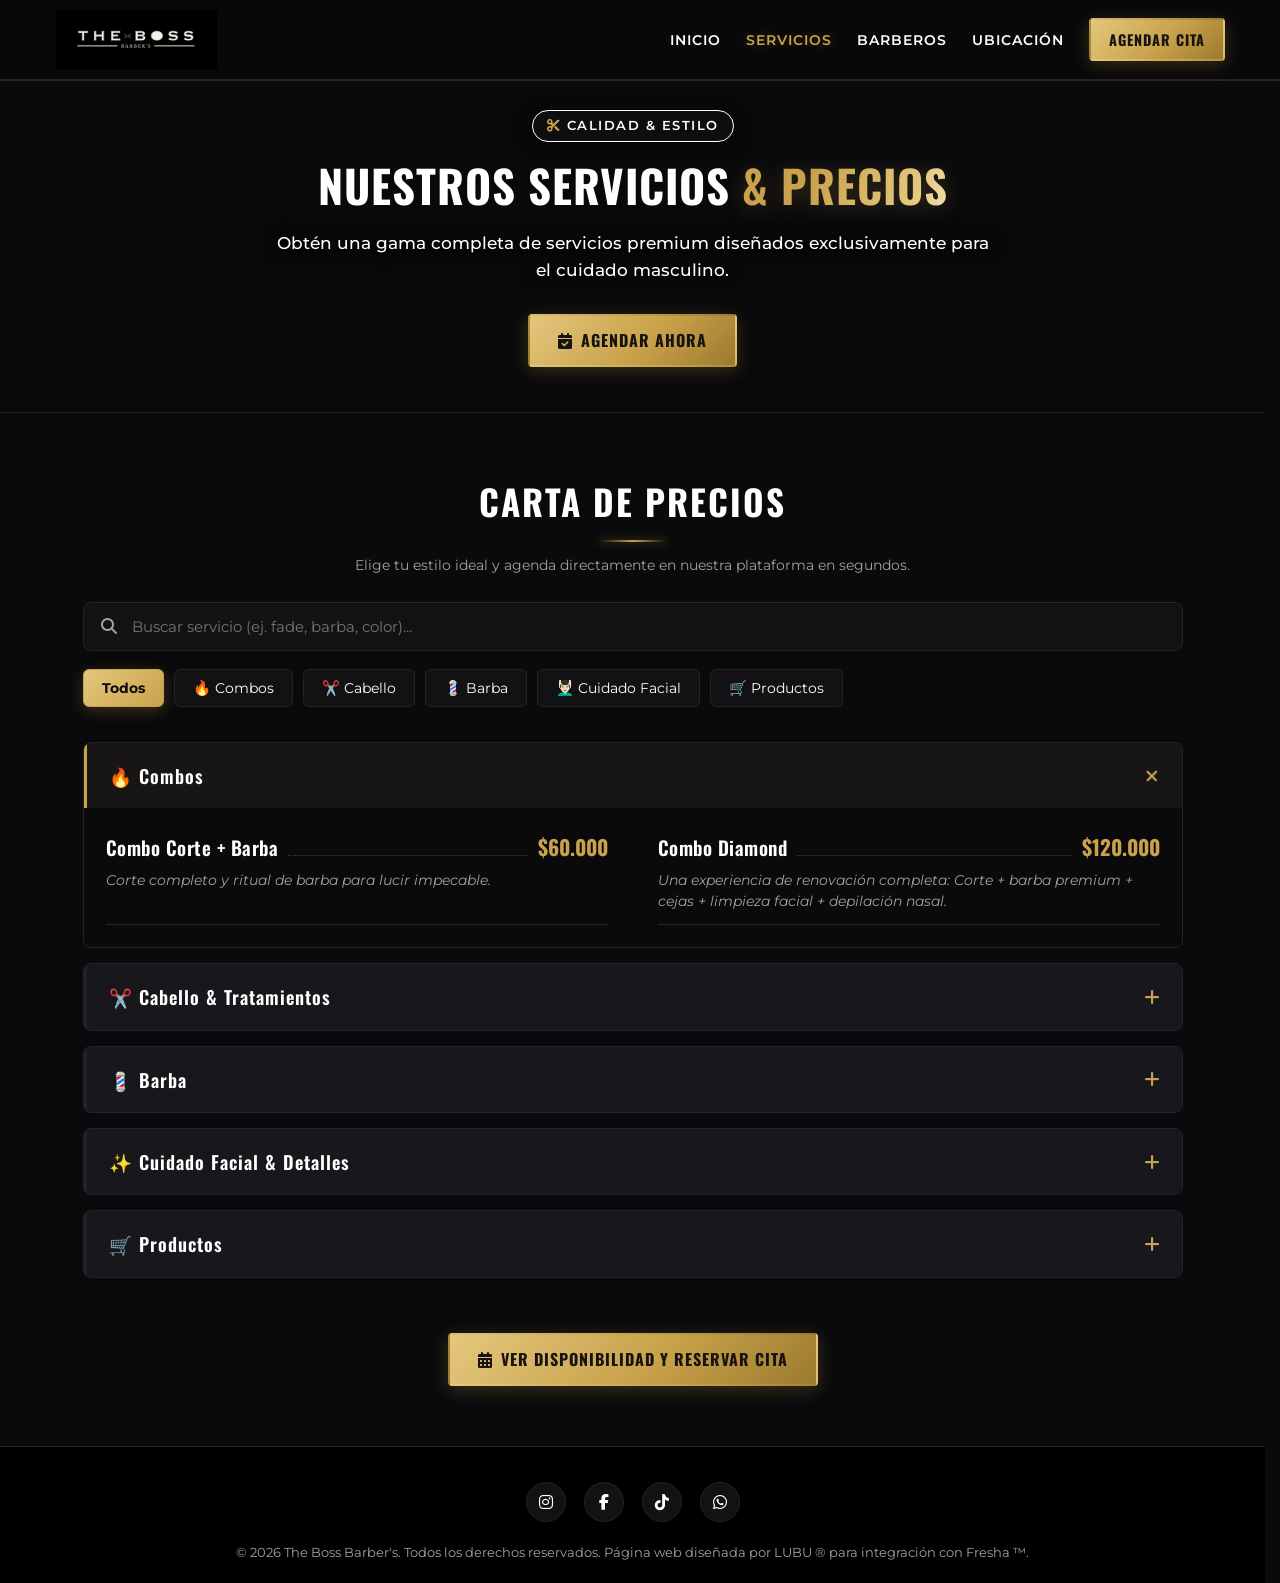
<file: servicios.html>
<!DOCTYPE html>
<html lang="es">
<head>
    <meta charset="UTF-8">
    <meta name="viewport" content="width=device-width, initial-scale=1.0">
    <title>Servicios y Precios | Barbería The Boss</title>
    <!-- Google Fonts -->
    <link rel="preconnect" href="https://fonts.googleapis.com">
    <link rel="preconnect" href="https://fonts.gstatic.com" crossorigin>
    <link href="https://fonts.googleapis.com/css2?family=Montserrat:wght@300;400;600;700;800&family=Oswald:wght@400;600;700&family=Cormorant+Garamond:ital,wght@1,500;1,600&display=swap" rel="stylesheet">
    <!-- Font Awesome Icons -->
    <link rel="stylesheet" href="https://cdnjs.cloudflare.com/ajax/libs/font-awesome/6.4.0/css/all.min.css">
    
    <!-- NUEVA RUTA CSS -->
    <link rel="stylesheet" href="css/styles.css">
    
    <!-- NUEVA RUTA JAVASCRIPT CON DEFER -->
    <script src="js/main.js" defer></script>
</head>
<body>

    <!-- HEADER / NAVEGACIÓN -->
    <header>
        <div class="container navbar">
            <a href="index.html" class="logo">
                <img src="imagenes/Logo_Portada.jpeg" alt="The Boss Barber's Logo" class="logo-img">
            </a>
            <ul class="nav-menu" id="nav-menu">
                <li><a href="index.html#inicio" class="nav-link">Inicio</a></li>
                <li><a href="servicios.html" class="nav-link active">Servicios</a></li>
                <li><a href="index.html#barberos" class="nav-link">Barberos</a></li>
                <li><a href="index.html#contacto" class="nav-link">Ubicación</a></li>
                <li><a href="https://www.fresha.com/book-now/the-boss-barbers-hrlbjr75/all-offer?share=true&pId=3057508" target="_blank" class="btn btn-primary btn-nav">Agendar Cita</a></li>
            </ul>
            <div class="hamburger" id="hamburger" aria-label="Abrir menú" role="button" aria-expanded="false">
                <span></span>
                <span></span>
                <span></span>
            </div>
        </div>
    </header>

    <!-- HERO SECCIÓN DE SERVICIOS -->
    <section class="services-hero">
        <div class="container hero-content text-center">
            <span class="hero-badge"><i class="fa-solid fa-scissors"></i> Calidad & Estilo</span>
            <h1 class="hero-title">Nuestros Servicios <span>& Precios</span></h1>
            <p class="hero-description">Obtén una gama completa de servicios premium diseñados exclusivamente para el cuidado masculino.</p>
            <div>
                <a href="https://www.fresha.com/book-now/the-boss-barbers-hrlbjr75/all-offer?share=true&pId=3057508" target="_blank" class="btn btn-primary">
                    <i class="fa-solid fa-calendar-check"></i> AGENDAR AHORA
                </a>
            </div>
        </div>
    </section>

    <!-- SECCIÓN DE SERVICIOS CON BUSCADOR, FILTROS Y ACORDEONES -->
    <section class="section-padding">
        <div class="container">
            <h2 class="section-title text-center">Carta de Precios</h2>
            <p class="section-subtitle text-center">Elige tu estilo ideal y agenda directamente en nuestra plataforma en segundos.</p>
            
            <!-- Barra de Búsqueda y Filtros -->
            <div class="services-tools">
                <div class="search-box">
                    <i class="fa-solid fa-magnifying-glass"></i>
                    <input type="text" id="searchInput" placeholder="Buscar servicio (ej. fade, barba, color)...">
                </div>
                
                <div class="filter-buttons">
                    <button class="filter-btn active" data-filter="todos">Todos</button>
                    <button class="filter-btn" data-filter="combos">🔥 Combos</button>
                    <button class="filter-btn" data-filter="cabello">✂️ Cabello</button>
                    <button class="filter-btn" data-filter="barba">💈 Barba</button>
                    <button class="filter-btn" data-filter="facial">💆🏻‍♂️ Cuidado Facial</button>
                    <button class="filter-btn" data-filter="productos">🛒 Productos</button>
                </div>
            </div>

            <!-- Contenedor de Acordeones -->
            <div class="accordions-container" id="menuAcordeon">

               <div class="accordions-container" id="menuAcordeon">

            <!-- CATEGORÍA: COMBOS -->
            <div class="accordion-item" data-category="combos">
                <div class="accordion-header">
                    <div class="accordion-title">🔥 Combos</div>
                    <i class="fa-solid fa-plus accordion-icon"></i>
                </div>
                <div class="accordion-content">
                    <div class="price-list-grid">
                        <div class="price-item">
                            <div class="price-row">
                                <span class="price-name">Combo Corte + Barba</span>
                                <span class="price-dots"></span>
                                <span class="price-cost">$60.000</span>
                            </div>
                            <p class="price-desc">Corte completo y ritual de barba para lucir impecable.</p>
                        </div>
                        <div class="price-item">
                            <div class="price-row">
                                <span class="price-name">Combo Diamond</span>
                                <span class="price-dots"></span>
                                <span class="price-cost">$120.000</span>
                            </div>
                            <p class="price-desc">Una experiencia de renovación completa: Corte + barba premium + cejas + limpieza facial + depilación nasal.</p>
                        </div>
                    </div>
                </div>
            </div>

            <!-- CATEGORÍA: CABELLO Y TRATAMIENTOS CAPILARES -->
            <div class="accordion-item" data-category="cabello">
                <div class="accordion-header">
                    <div class="accordion-title">✂️ Cabello & Tratamientos</div>
                    <i class="fa-solid fa-plus accordion-icon"></i>
                </div>
                <div class="accordion-content">
                    <div class="price-list-grid">
                        <div class="price-item">
                            <div class="price-row">
                                <span class="price-name">Corte de Cabello</span>
                                <span class="price-dots"></span>
                                <span class="price-cost">$35.000</span>
                            </div>
                            <p class="price-desc">Corte clásico o fade con estilo profesional. Incluye lavado y peinado.</p>
                        </div>
                        <div class="price-item">
                            <div class="price-row">
                                <span class="price-name">Cerquillo</span>
                                <span class="price-dots"></span>
                                <span class="price-cost">$15.000</span>
                            </div>
                            <p class="price-desc">Detalles que alinean tu imagen y perfilan tu contorno.</p>
                        </div>
                        <div class="price-item">
                            <div class="price-row">
                                <span class="price-name">Colorimetría</span>
                                <span class="price-dots"></span>
                                <span class="price-cost">Desde $120.000</span>
                            </div>
                            <p class="price-desc">Mejora tu look con servicios de color y tendencias actuales.</p>
                        </div>
                        <div class="price-item">
                            <div class="price-row">
                                <span class="price-name">Keratina</span>
                                <span class="price-dots"></span>
                                <span class="price-cost">Desde $70.000</span>
                            </div>
                            <p class="price-desc">Tratamiento capilar de alisado y nutrición profunda.</p>
                        </div>
                        <div class="price-item">
                            <div class="price-row">
                                <span class="price-name">Alisser</span>
                                <span class="price-dots"></span>
                                <span class="price-cost">Desde $30.000</span>
                            </div>
                            <p class="price-desc">Tratamiento capilar de alisado express.</p>
                        </div>
                    </div>
                </div>
            </div>

            <!-- CATEGORÍA: BARBA -->
            <div class="accordion-item" data-category="barba">
                <div class="accordion-header">
                    <div class="accordion-title">💈 Barba</div>
                    <i class="fa-solid fa-plus accordion-icon"></i>
                </div>
                <div class="accordion-content">
                    <div class="price-list-grid">
                        <div class="price-item">
                            <div class="price-row">
                                <span class="price-name">Barba Tradicional</span>
                                <span class="price-dots"></span>
                                <span class="price-cost">$25.000</span>
                            </div>
                            <p class="price-desc">Afeitado y diseño clásico con toallas calientes.</p>
                        </div>
                        <div class="price-item">
                            <div class="price-row">
                                <span class="price-name">Barba Premium</span>
                                <span class="price-dots"></span>
                                <span class="price-cost">$35.000</span>
                            </div>
                            <p class="price-desc">Más detalle, más intención con aceites y ritual completo.</p>
                        </div>
                        <div class="price-item">
                            <div class="price-row">
                                <span class="price-name">Pigmentación de Barba</span>
                                <span class="price-dots"></span>
                                <span class="price-cost">$30.000</span>
                            </div>
                            <p class="price-desc">Incluye shampoo para un acabado uniforme y duradero.</p>
                        </div>
                    </div>
                </div>
            </div>

            <!-- CATEGORÍA: CUIDADO FACIAL Y DETALLES -->
            <div class="accordion-item" data-category="facial">
                <div class="accordion-header">
                    <div class="accordion-title">✨ Cuidado Facial & Detalles</div>
                    <i class="fa-solid fa-plus accordion-icon"></i>
                </div>
                <div class="accordion-content">
                    <div class="price-list-grid">
                        <div class="price-item">
                            <div class="price-row">
                                <span class="price-name">Limpieza Facial Profunda</span>
                                <span class="price-dots"></span>
                                <span class="price-cost">$35.000</span>
                            </div>
                            <p class="price-desc">Purifica tu rostro, elimina impurezas y revitaliza la piel.</p>
                        </div>
                        <div class="price-item">
                            <div class="price-row">
                                <span class="price-name">Diseño de Cejas</span>
                                <span class="price-dots"></span>
                                <span class="price-cost">$15.000</span>
                            </div>
                            <p class="price-desc">Perfilado y definición de cejas para hombre.</p>
                        </div>
                        <div class="price-item">
                            <div class="price-row">
                                <span class="price-name">Pigmentación de Cejas</span>
                                <span class="price-dots"></span>
                                <span class="price-cost">$20.000</span>
                            </div>
                            <p class="price-desc">Mayor densidad y definición natural en la mirada.</p>
                        </div>
                        <div class="price-item">
                            <div class="price-row">
                                <span class="price-name">Depilación Nasal / Orejas</span>
                                <span class="price-dots"></span>
                                <span class="price-cost">$15.000</span>
                            </div>
                            <p class="price-desc">Respira renovado con una limpieza impecable.</p>
                        </div>
                    </div>
                </div>
            </div>

    <!-- CATEGORÍA: PRODUCTOS (Abierta para futuros ingresos) -->
    <div class="accordion-item" data-category="productos">
        <div class="accordion-header">
            <div class="accordion-title">🛒 Productos</div>
            <i class="fa-solid fa-plus accordion-icon"></i>
        </div>
        <div class="accordion-content">
            <div class="price-list-grid">
                <div class="price-item">
                    <div class="price-row">
                        <span class="price-name">Minoxidil Foligain 12%</span>
                        <span class="price-dots"></span>
                        <span class="price-cost">$60.000</span>
                    </div>
                    <p class="price-desc">Tónico para estimulación y crecimiento de cabello profesional.</p>
                </div>
            </div>
        </div>
    </div>

</div>  

            <div class="text-center" style="margin-top: 40px;">
                <a href="https://www.fresha.com/book-now/the-boss-barbers-hrlbjr75/all-offer?share=true&pId=3057508" target="_blank" class="btn btn-primary">
                    <i class="fa-solid fa-calendar-days"></i> Ver Disponibilidad y Reservar Cita
                </a>
            </div>
        </div>
    </section>

    <!-- FOOTER -->
    <footer>
        <div class="container">
            <div class="social-links">
                <a href="#" class="social-icon"><i class="fa-brands fa-instagram"></i></a>
                <a href="#" class="social-icon"><i class="fa-brands fa-facebook-f"></i></a>
                <a href="#" class="social-icon"><i class="fa-brands fa-tiktok"></i></a>
                <a href="#" class="social-icon"><i class="fa-brands fa-whatsapp"></i></a>
            </div>
            <p class="copyright">&copy; 2026 The Boss Barber's. Todos los derechos reservados. Página web diseñada por LUBU ® para integración con Fresha ™.</p>
        </div>
    </footer>
</body>
</html>
</file>
<file: css/styles.css>
/* ==========================================================================
   VARIABLES & RESET UNIFICADO
   ========================================================================== */
:root {
    --primary: #FFFFFF;               
    --gold: #C9A24B;                  
    --gold-light: #E4C77D;
    --silver: #D1D1D6;                
    --silver-muted: #8E8E93;          
    
    --bg-dark: #0A0A0C;                
    --bg-card: #121214;                
    --bg-surface: #18181C;             
    
    --text-light: #FFFFFF;            
    --text-muted: #A1A1A6;             
    --border-color: #242428;           
    --border-glow: rgba(201, 162, 75, 0.2);

    --gold-foil: linear-gradient(115deg, var(--gold) 15%, var(--gold-light) 35%, #FFF6DF 50%, var(--gold-light) 65%, var(--gold) 85%);
    
    --font-title: 'Oswald', sans-serif;
    --font-body: 'Montserrat', sans-serif;
    --font-accent: 'Cormorant Garamond', serif;
    --transition: all 0.3s ease;
}

body::before {
    content: "";
    position: fixed;
    inset: 0;
    z-index: 2;
    pointer-events: none;
    opacity: 0.035;
    background: repeating-linear-gradient(45deg, rgba(255,255,255,0.05) 0, rgba(255,255,255,0.05) 1px, transparent 0, transparent 50px);
    mix-blend-mode: overlay;
}

*, *::before, *::after {
    box-sizing: border-box;
    margin: 0;
    padding: 0;
}

html {
    font-size: 16px;
    scroll-behavior: smooth;
    overflow-y: scroll; 
    scrollbar-gutter: stable;
}

body {
    width: 100%;
    overflow-x: hidden;
    position: relative;
    background: var(--bg-dark);
    color: var(--text-light);
    font-family: var(--font-body);
    font-size: 1rem;
    line-height: 1.6;
    -webkit-font-smoothing: antialiased;
}

a {
    text-decoration: none;
    color: inherit;
}

ul {
    list-style: none;
}

img {
    max-width: 100%;
    display: block;
}

/* ==========================================================================
   COMPONENTES Y BOTONES
   ========================================================================== */
.container {
    width: 90%;
    max-width: 1200px;
    margin: 0 auto;
    padding: 0 15px;
}

.section-padding {
    padding: 60px 0;
}

.text-center {
    text-align: center;
}

.section-title {
    font-family: var(--font-title);
    font-size: clamp(1.5rem, 3.5vw, 2.2rem);
    text-transform: uppercase;
    letter-spacing: 2px;
    color: var(--primary);
    margin-bottom: 12px;
    position: relative;
    padding-bottom: 12px;
}

.section-title::after {
    content: "";
    position: absolute;
    bottom: 0;
    left: 50%;
    transform: translateX(-50%);
    width: 70px;
    height: 2px;
    border-radius: 3px;
    background: linear-gradient(90deg, transparent 0%, var(--gold) 50%, transparent 100%);
    box-shadow: 0 0 8px rgba(201, 162, 75, 0.5);
}

.section-subtitle {
    color: var(--text-muted);
    font-size: 0.9rem;
    margin-bottom: 25px;
    max-width: 600px;
    margin-left: auto;
    margin-right: auto;
}

.btn {
    display: inline-flex;
    align-items: center;
    justify-content: center;
    gap: 8px;
    padding: 12px 28px;
    font-family: var(--font-title);
    font-size: 1rem;
    font-weight: 600;
    text-transform: uppercase;
    letter-spacing: 1px;
    border-radius: 4px;
    cursor: pointer;
    transition: var(--transition);
    border: 2px solid transparent;
}

.btn-primary {
    background: linear-gradient(135deg, var(--gold-light) 0%, var(--gold) 55%, #9c7a2e 100%);
    color: #171310;
    font-weight: 700;
    box-shadow: 0 4px 18px rgba(201, 162, 75, 0.25);
}

.btn-primary:hover {
    background: linear-gradient(135deg, #EED89A 0%, var(--gold-light) 55%, var(--gold) 100%);
    transform: translateY(-2px);
    box-shadow: 0 6px 22px rgba(201, 162, 75, 0.35);
}

.btn-outline {
    background-color: transparent;
    color: var(--text-light);
    border-color: var(--gold);
}

.btn-outline:hover {
    background-color: var(--gold);
    color: #171310;
    transform: translateY(-2px);
    box-shadow: 0 6px 20px rgba(201, 162, 75, 0.3);
}

.btn-nav {
    padding: 8px 18px;
    font-size: 0.9rem;
}

.btn-whatsapp {
    border-color: #25D366;
    color: #25D366;
}

.btn-whatsapp:hover {
    background-color: #25D366;
    border-color: #25D366;
    color: #000;
}

/* ==========================================================================
   HEADER & NAVEGACIÓN
   ========================================================================== */
header {
    position: fixed;
    top: 0;
    left: 0;
    width: 100%;
    height: 80px;
    background-color: rgba(9, 9, 11, 0.95);
    backdrop-filter: blur(10px);
    z-index: 1000;
    border-bottom: 1px solid var(--border-color);
    box-shadow: 0 1px 0 var(--border-glow);
}

.navbar {
    display: flex;
    justify-content: space-between;
    align-items: center;
    width: 100%;
    height: 100%;
}

.logo {
    display: flex;
    align-items: center;
}

.logo-img {
    height: 60px;
    width: auto;
    object-fit: contain;
}

.nav-menu {
    display: flex;
    align-items: center;
    gap: 25px;
}

.nav-link {
    font-weight: 600;
    font-size: 0.9rem;
    text-transform: uppercase;
    letter-spacing: 1px;
    transition: var(--transition);
}

.nav-link:hover,
.nav-link.active {
    color: var(--gold);
    text-shadow: 0 0 12px rgba(201, 162, 75, 0.3);
}

.hamburger {
    display: none;
    cursor: pointer;
    width: 28px;
    height: 20px;
    background: none;
    border: none;
    position: relative;
}

.hamburger span {
    position: absolute;
    left: 0;
    width: 100%;
    height: 2px;
    border-radius: 2px;
    background-color: var(--text-light);
    transition: var(--transition);
}

.hamburger span:nth-child(1) { top: 0; }
.hamburger span:nth-child(2) { top: 9px; }
.hamburger span:nth-child(3) { top: 18px; }

.hamburger.active span:nth-child(1) {
    top: 9px;
    transform: rotate(45deg);
    background-color: var(--gold);
}
.hamburger.active span:nth-child(2) { opacity: 0; }
.hamburger.active span:nth-child(3) {
    top: 9px;
    transform: rotate(-45deg);
    background-color: var(--gold);
}

/* ==========================================================================
   HERO SECTIONS
   ========================================================================== */
.hero {
    min-height: 100vh;
    min-height: 100dvh;
    background: linear-gradient(180deg, rgba(10, 10, 12, 0.45) 0%, rgba(10, 10, 12, 0.65) 60%, rgba(10, 10, 12, 0.90) 100%),
                radial-gradient(ellipse at 50% 30%, rgba(201, 162, 75, 0.15) 0%, transparent 65%),
                url('https://images.fresha.com/locations/location-profile-images/3057508/6476795/e6275e87-a70d-47a8-bcd4-6c439dc3fccd-TheBossBarbers-CO-Bogot-Bogot-SubaPradoNorte-Fresha.jpg?class=gallery-modal-large&watermark=true&f_width=1920&f_quality=75') center/cover no-repeat;
    display: flex;
    align-items: center;
    justify-content: center;
    text-align: center;
    padding-top: 100px;
    padding-bottom: 40px;
}

.services-hero {
    min-height: 400px;
    background: linear-gradient(180deg, rgba(9,9,11,0.82) 0%, rgba(9,9,11,0.95) 100%),
                url('https://images.unsplash.com/photo-1503951914875-452162b0f3f1?auto=format&fit=crop&q=80&w=1600') center/cover no-repeat;
    display: flex;
    align-items: center;
    justify-content: center;
    text-align: center;
    padding-top: 110px;
    padding-bottom: 45px; 
    border-bottom: 1px solid var(--border-color);
}

.hero-content {
    max-width: 800px;
    margin: 0 auto;
    width: 100%;
    padding: 0 15px;
}

.hero-badge {
    display: inline-block;
    background-color: rgba(18, 18, 20, 0.7);
    box-shadow: 0 4px 15px rgba(0,0,0,0.5);
    color: var(--primary);
    border: 1px solid var(--primary);
    padding: 5px 14px;
    border-radius: 20px;
    font-size: 0.8rem;
    font-weight: 600;
    text-transform: uppercase;
    letter-spacing: 1.5px;
    margin-bottom: 18px;
    animation: fadeInUp 0.8s cubic-bezier(0.2, 0.8, 0.2, 1) forwards;
    opacity: 0;
    animation-delay: 0.1s;
}

.hero-badge i {
    color: var(--gold);
}

.hero-title {
    font-family: var(--font-title);
    font-size: clamp(1.8rem, 3.8vw, 2.8rem);
    text-transform: uppercase;
    line-height: 1.15;
    margin-bottom: 18px;
    letter-spacing: 1px;
    max-width: 700px;
    margin-left: auto;
    margin-right: auto;
    animation: fadeInUp 0.8s cubic-bezier(0.2, 0.8, 0.2, 1) forwards;
    opacity: 0;
    animation-delay: 0.3s;
}

.hero-title span {
    background-image: var(--gold-foil);
    background-size: 250% auto;
    background-position: 0% center;
    -webkit-background-clip: text;
    background-clip: text;
    color: transparent;
    -webkit-text-fill-color: transparent;
    animation: foilSheen 6s ease-in-out infinite;
    filter: drop-shadow(0 2px 10px rgba(201, 162, 75, 0.25));
}

@keyframes foilSheen {
    0%   { background-position: 0% center; }
    50%  { background-position: 100% center; }
    100% { background-position: 0% center; }
}

.hero-description {
    color: #FFFFFF !important;
    font-size: 1.05rem;
    font-weight: 500;
    max-width: 720px;
    margin: 0 auto 30px auto;
    text-shadow: 
        0 2px 4px rgba(0, 0, 0, 0.95),
        0 4px 12px rgba(0, 0, 0, 0.9),
        0 0 18px rgba(0, 0, 0, 0.85);
    animation: fadeInUp 0.8s cubic-bezier(0.2, 0.8, 0.2, 1) forwards;
    opacity: 0;
    animation-delay: 0.5s;
}

.hero-buttons {
    display: flex;
    gap: 16px;
    justify-content: center;
    flex-wrap: wrap;
    animation: fadeInUp 0.8s cubic-bezier(0.2, 0.8, 0.2, 1) forwards;
    opacity: 0;
    animation-delay: 0.7s;
}

/* ==========================================================================
   CARACTERÍSTICAS
   ========================================================================== */
.features {
    background-color: var(--bg-card);
    border-bottom: 1px solid var(--border-color);
}

.features-grid {
    display: grid;
    grid-template-columns: repeat(4, 1fr);
    gap: 20px;
}

.feature-card {
    background: linear-gradient(160deg, var(--bg-surface) 0%, var(--bg-card) 100%);
    padding: 30px 20px;
    border-radius: 8px;
    text-align: center;
    border: 1px solid var(--border-color);
    transition: var(--transition);
}

.feature-card:hover {
    border-color: var(--gold);
    transform: translateY(-4px);
    box-shadow: 0 10px 25px rgba(0, 0, 0, 0.6);
}

.feature-icon-badge {
    width: 64px;
    height: 64px;
    margin: 0 auto 18px auto;
    border-radius: 50%;
    display: flex;
    align-items: center;
    justify-content: center;
    background: radial-gradient(circle at 35% 30%, rgba(201,162,75,0.18), transparent 70%);
    border: 1px solid rgba(201, 162, 75, 0.4);
    transition: var(--transition);
}

.feature-card:hover .feature-icon-badge {
    border-color: var(--gold);
    box-shadow: 0 0 20px rgba(201, 162, 75, 0.25);
}

.feature-icon {
    font-size: 1.6rem;
    color: var(--gold);
}

.feature-title {
    font-family: var(--font-title);
    font-size: 1.2rem;
    margin-bottom: 8px;
    text-transform: uppercase;
}

.feature-text {
    color: var(--text-muted);
    font-size: 0.88rem;
}

/* ==========================================================================
   NUESTRO EQUIPO (TARJETAS PLATEADAS, MÁS ANGOSTAS Y BOTÓN DORADO ESTILIZADO)
   ========================================================================== */
.barbers {
    background: linear-gradient(180deg, #0A0A0C 0%, #0A0A0C 10%, rgba(252, 250, 245, 0.08) 50%, #0A0A0C 90%, #0A0A0C 100%);
    padding: 30px 0 40px 0; 
    border-top: 1px solid var(--border-color);
    border-bottom: 1px solid var(--border-color);
    overflow: hidden;
    position: relative;
}

.barbers .container {
    max-width: 1200px;
    margin: 0 auto;
    padding: 0 20px;
    text-align: center;
}

.barbers-grid {
    display: flex;
    justify-content: center;
    gap: 30px;
    max-width: 720px;
    margin: 20px auto 0 auto;
    position: relative;
    perspective: 1000px;
    flex-wrap: wrap;
}

@keyframes floatCardOdd {
    0%, 100% { 
        transform: translateY(0); 
        box-shadow: 0 12px 30px rgba(0,0,0,0.6); 
    }
    50% { 
        transform: translateY(-12px); 
        box-shadow: 0 22px 45px rgba(0,0,0,0.8), 0 6px 20px rgba(201,162,75,0.15); 
    }
}

@keyframes floatCardEven {
    0%, 100% { 
        transform: translateY(-12px); 
        box-shadow: 0 22px 45px rgba(0,0,0,0.8), 0 6px 20px rgba(201,162,75,0.15); 
    }
    50% { 
        transform: translateY(0); 
        box-shadow: 0 12px 30px rgba(0,0,0,0.6); 
    }
}

.barber-card {
    position: relative;
    width: 290px;
    background-color: var(--bg-card);
    border-radius: 10px;
    overflow: hidden;
    border: 1px solid rgba(201, 162, 75, 0.5);
    cursor: pointer;
    display: flex;
    flex-direction: column;
    transition: transform 0.4s cubic-bezier(0.25, 1, 0.5, 1), box-shadow 0.4s ease, border-color 0.3s ease;
}

.barber-card:nth-child(odd) {
    animation: floatCardOdd 6s ease-in-out infinite;
}

.barber-card:nth-child(even) {
    animation: floatCardEven 6s ease-in-out infinite;
}

.barber-card:hover,
.barber-card:focus-visible {
    animation-play-state: paused;
    transform: translateY(-16px) scale(1.02);
    border-color: var(--gold);
    box-shadow: 0 25px 50px rgba(0, 0, 0, 0.9), 0 0 25px rgba(201, 162, 75, 0.3);
}

.barber-image-container {
    position: relative;
    width: 100%;
    height: 330px; 
    overflow: hidden;
    background-color: #000;
}

.barber-img {
    width: 100%;
    height: 100%;
    object-fit: cover;
    object-position: top;
    display: block;
    transition: transform 0.6s ease, filter 0.5s ease;
}

.barber-card:hover .barber-img {
    transform: scale(1.05);
    filter: brightness(0.9);
}

/* CAJA DE INFORMACIÓN PLATEADA */
.barber-info {
    position: relative;
    padding: 18px 14px;
    background: linear-gradient(135deg, #EAEAEA 0%, #D1D1D6 50%, #BEBEC4 100%);
    border-top: 1px solid rgba(201, 162, 75, 0.6);
    text-align: center;
    display: flex;
    flex-direction: column;
    align-items: center;
    width: 100%;
    flex-grow: 1; 
    gap: 8px;
}

.barber-name {
    font-family: var(--font-title);
    font-size: 1.25rem;
    font-weight: 700;
    text-transform: uppercase;
    letter-spacing: 1.5px;
    color: #121214;
    text-align: center;
    width: 100%;
    margin-bottom: 2px;
    display: flex;
    flex-direction: column;
    align-items: center;
    gap: 6px;
}

.barber-name::after {
    content: "";
    display: block;
    width: 55px;
    height: 3px;
    border-radius: 2px;
    background: repeating-linear-gradient(
        -45deg,
        #C0392B,
        #C0392B 6px,
        #FFFFFF 6px,
        #FFFFFF 11px,
        #2980B9 11px,
        #2980B9 16px,
        #FFFFFF 16px,
        #FFFFFF 21px
    );
    box-shadow: 0 2px 4px rgba(0,0,0,0.2);
}

.barber-role {
    color: #121214;
    font-size: 0.78rem;
    font-weight: 700;
    letter-spacing: 0.4px;
    text-align: center;
    line-height: 1.35;
    max-width: 95%;
}

/* AQUÍ ESTÁ EL AJUSTE PRINCIPAL: OCULTAMOS LA BIO DE LA TARJETA VISUAL */
.barber-bio {
    display: none;
}

/* ESTILOS DE LOS BOTONES */
.barber-info .btn-nav,
.barber-info .btn-perfil {
    width: 100%;
    display: inline-flex;
    align-items: center;
    justify-content: center;
    padding: 9px 14px;
    font-family: var(--font-title);
    font-size: 0.8rem;
    font-weight: 700;
    text-transform: uppercase;
    letter-spacing: 1px;
    border-radius: 4px;
    cursor: pointer;
    transition: var(--transition);
    text-decoration: none;
    box-shadow: 0 3px 10px rgba(0,0,0,0.15);
}

/* Botón 1: Reservar (Dorado) */
.barber-info .btn-nav {
    background: linear-gradient(135deg, var(--gold-light) 0%, var(--gold) 55%, #9c7a2e 100%);
    color: #171310;
    border: none;
    margin-top: 4px;
}

.barber-info .btn-nav:hover {
    background: linear-gradient(135deg, #EED89A 0%, var(--gold-light) 55%, var(--gold) 100%);
    transform: translateY(-2px);
    box-shadow: 0 6px 16px rgba(0, 0, 0, 0.25);
    color: #171310;
}

/* Botón 2: Ver Perfil y Galería (Oscuro con borde dorado) */
.barber-info .btn-perfil {
    background: var(--bg-card);
    color: var(--text-light);
    border: 1px solid var(--gold);
}

.barber-info .btn-perfil:hover {
    background: var(--bg-surface);
    color: var(--gold);
    transform: translateY(-2px);
    box-shadow: 0 6px 16px rgba(0, 0, 0, 0.3);
}
/* ==========================================================================
   RESTO DE SECCIONES (Fresha, Contacto, Modal, etc.)
   ========================================================================== */
.fresha-banner {
    background: linear-gradient(180deg, rgba(9,9,11,0.85) 0%, rgba(9,9,11,0.92) 100%),
                url('https://images.unsplash.com/photo-1503951914875-452162b0f3f1?auto=format&fit=crop&q=80&w=1600') center/cover no-repeat;
    border-top: 1px solid var(--border-color);
    border-bottom: 1px solid var(--border-color);
    text-align: center;
    padding: 70px 0;
}

.fresha-box {
    max-width: 800px;
    margin: 0 auto;
    background-color: var(--bg-card);
    padding: 45px 25px;
    border-radius: 12px;
    border: 2px solid var(--gold);
    box-shadow: 0 12px 28px rgba(0, 0, 0, 0.8);
}

.fresha-steps {
    display: grid;
    grid-template-columns: repeat(auto-fit, minmax(200px, 1fr));
    gap: 20px;
    margin: 30px 0;
}

.step-number {
    width: 38px;
    height: 38px;
    background-color: var(--gold);
    color: #FFFFFF;
    font-family: var(--font-title);
    font-weight: 700;
    border-radius: 50%;
    display: flex;
    align-items: center;
    justify-content: center;
    margin: 0 auto 12px auto;
    font-size: 1.1rem;
}

.contact-grid {
    display: grid;
    grid-template-columns: repeat(auto-fit, minmax(300px, 1fr));
    gap: 35px;
}

.contact-info {
    display: flex;
    flex-direction: column;
    gap: 20px;
}

.contact-item {
    display: flex;
    align-items: flex-start;
    gap: 18px;
}

.contact-icon {
    width: 46px;
    height: 46px;
    background-color: var(--bg-card);
    border-color: var(--gold);
    border-radius: 8px;
    display: flex;
    align-items: center;
    justify-content: center;
    color: var(--gold);
    font-size: 1.2rem;
    flex-shrink: 0;
}

.contact-details h4 {
    font-family: var(--font-title);
    font-size: 1.15rem;
    text-transform: uppercase;
    margin-bottom: 4px;
}

.contact-details p {
    color: var(--text-muted);
    font-size: 0.9rem;
}

.map-container {
    border-radius: 8px;
    overflow: hidden;
    border: 1px solid var(--border-color);
    min-height: 280px;
}

.map-container iframe {
    width: 100%;
    height: 100%;
    min-height: 280px;
    border: 0;
}

.services-tools {
    display: flex;
    flex-direction: column;
    gap: 18px;
    margin-bottom: 35px;
    max-width: 1100px;
    margin-left: auto;
    margin-right: auto;
}

.search-box {
    position: relative;
    width: 100%;
}

.search-box i {
    position: absolute;
    left: 18px;
    top: 50%;
    transform: translateY(-50%);
    color: var(--text-muted);
    font-size: 1rem;
}

.search-box input {
    width: 100%;
    padding: 14px 20px 14px 48px;
    background-color: var(--bg-card);
    border: 1px solid var(--border-color);
    border-radius: 8px;
    color: var(--text-light);
    font-family: var(--font-body);
    font-size: 0.95rem;
    transition: var(--transition);
}

.search-box input:focus {
    outline: none;
    border-color: var(--gold);
    box-shadow: 0 0 10px rgba(201, 162, 75, 0.3);
}

.filter-buttons {
    display: flex;
    gap: 10px;
    flex-wrap: wrap;
}

.filter-btn {
    background-color: var(--bg-card);
    color: var(--text-light);
    border: 1px solid var(--border-color);
    padding: 9px 18px;
    border-radius: 6px;
    font-family: var(--font-body);
    font-size: 0.9rem;
    cursor: pointer;
    transition: var(--transition);
}

.filter-btn:hover {
    border-color: var(--gold);
    color: var(--gold);
}

.filter-btn.active {
    background: linear-gradient(135deg, var(--gold-light) 0%, var(--gold) 100%);
    color: #0A0A0C;
    border-color: var(--gold);
    font-weight: 700;
    box-shadow: 0 4px 15px rgba(201, 162, 75, 0.25);
}

.accordions-container {
    max-width: 1100px;
    margin: 0 auto;
    display: flex;
    flex-direction: column;
    gap: 15px;
}

.accordion-item {
    background-color: var(--bg-card);
    border: 1px solid var(--border-color);
    border-radius: 8px;
    overflow: hidden;
    transition: var(--transition);
}

.accordion-header {
    padding: 18px 22px;
    display: flex;
    justify-content: space-between;
    align-items: center;
    cursor: pointer;
    background-color: var(--bg-surface);
    transition: var(--transition);
    user-select: none;
    border-left: 3px solid var(--border-color);
}

.accordion-header:hover {
    background-color: rgba(255, 255, 255, 0.03);
}

.accordion-title {
    font-family: var(--font-title);
    font-size: 1.15rem;
    font-weight: 600;
    letter-spacing: 1px;
}

.accordion-icon {
    color: var(--gold);
    font-size: 1.1rem;
    transition: transform 0.3s ease;
}

.accordion-content {
    display: none;
    padding: 22px;
    background-color: var(--bg-dark);
}

.accordion-item.active .accordion-content {
    display: block;
}

.accordion-item.active .accordion-icon {
    transform: rotate(45deg);
    color: var(--gold);
}

.accordion-item.active .accordion-header {
    border-left-color: var(--gold);
    background-color: rgba(201, 162, 75, 0.03);
}

.price-list-grid {
    display: grid;
    grid-template-columns: repeat(2, 1fr);
    gap: 25px 50px;
}

.price-item {
    padding-bottom: 12px;
    border-bottom: 1px solid var(--border-color);
}

.price-row {
    display: flex;
    align-items: baseline;
    gap: 10px;
    margin-bottom: 6px;
}

.price-name {
    font-family: var(--font-title);
    font-size: 1.2rem;
    font-weight: 600;
    letter-spacing: 0.5px;
    color: var(--text-light);
}

.price-dots {
    flex-grow: 1;
    border-bottom: 1px dotted rgba(255, 255, 255, 0.2); 
    height: 10px;
}

.price-cost {
    font-family: var(--font-title);
    font-size: 1.3rem;
    color: var(--gold);
    font-weight: 700;
    white-space: nowrap;
}

.price-desc {
    color: var(--text-muted);
    font-size: 0.88rem;
    line-height: 1.5;
    font-style: italic;
}

/* ==========================================================================
   MODAL GALERÍA
   ========================================================================== */
.modal-galeria {
    display: none;
    position: fixed;
    z-index: 9999;
    left: 0;
    top: 0;
    width: 100%;
    height: 100%;
    background-color: rgba(0, 0, 0, 0.92);
    align-items: center;
    justify-content: center;
    padding: 20px;
}

.modal-dialog-box {
    position: relative;
    display: flex;
    background-color: var(--bg-card);
    border: 1px solid var(--border-color);
    border-radius: 12px;
    max-width: 850px;
    width: 100%;
    overflow: hidden;
    box-shadow: 0 15px 40px rgba(0,0,0,0.85);
}

.modal-img-pane {
    flex: 1.2;
    background-color: #000;
    display: flex;
    flex-direction: column;
    position: relative;
    min-height: 380px;
}

.modal-img-main {
    position: relative;
    flex: 1;
    overflow: hidden;
    min-height: 300px;
    background-color: #000;
}

.modal-img-main img {
    width: 100%;
    height: 100%;
    max-height: 500px;
    object-fit: cover;
    display: block;
}

.modal-thumbs {
    display: flex;
    gap: 8px;
    padding: 10px;
    background-color: #050505;
    overflow-x: auto;
    scrollbar-width: thin;
}

.modal-thumb {
    flex: 0 0 auto;
    width: 58px;
    height: 58px;
    object-fit: cover;
    border-radius: 6px;
    cursor: pointer;
    opacity: 0.5;
    border: 2px solid transparent;
    transition: var(--transition);
}

.modal-thumb:hover {
    opacity: 0.85;
}

.modal-thumb.active {
    opacity: 1;
    border-color: var(--gold);
    box-shadow: 0 0 10px rgba(201, 162, 75, 0.4);
}

.modal-eyebrow {
    display: block;
    color: var(--gold);
    font-family: var(--font-title);
    font-size: 0.72rem;
    font-weight: 600;
    letter-spacing: 2.5px;
    text-transform: uppercase;
    margin-bottom: 10px;
}

.modal-text-pane {
    flex: 1;
    padding: 35px;
    display: flex;
    flex-direction: column;
    justify-content: center;
}

.modal-title-style {
    color: var(--primary);
    font-family: var(--font-title);
    font-size: 1.7rem;
    text-transform: uppercase;
    margin-bottom: 5px;
}

.modal-role-style {
    color: var(--gold);
    font-size: 0.78rem;
    font-weight: 500;
    text-transform: uppercase;
    letter-spacing: 2px;
    margin-bottom: 15px;
}

.modal-bio-style {
    color: var(--text-muted);
    font-family: var(--font-accent);
    font-size: 1.1rem;
    font-style: italic;
    line-height: 1.55;
    margin-bottom: 25px;
}

.cerrar-modal {
    position: absolute;
    top: 15px;
    right: 20px;
    color: #f1f1f1;
    font-size: 32px;
    font-weight: bold;
    cursor: pointer;
    z-index: 10001;
    transition: var(--transition);
}

.cerrar-modal:hover {
    color: #e74c3c;
}

.modal-nav {
    position: absolute;
    top: 50%;
    transform: translateY(-50%);
    background-color: rgba(255, 255, 255, 0.05);
    backdrop-filter: blur(5px);
    color: #FFFFFF;
    border: 1px solid rgba(255, 255, 255, 0.2);
    width: 48px;
    height: 48px;
    border-radius: 50%;
    cursor: pointer;
    z-index: 10000;
    display: flex;
    align-items: center;
    justify-content: center;
    font-size: 1.1rem;
    transition: all 0.3s ease;
}

.modal-nav:hover {
    background-color: var(--gold);
    color: #171310;
    border-color: var(--gold);
    transform: translateY(-50%) scale(1.08);
}

.modal-prev { left: 15px; }
.modal-next { right: 15px; }

/* ==========================================================================
   FOOTER
   ========================================================================== */
footer {
    background-color: #000000;
    padding: 35px 0 20px 0;
    border-top: 1px solid var(--border-color);
    text-align: center;
}

.social-links {
    display: flex;
    justify-content: center;
    gap: 18px;
    margin-bottom: 20px;
}

.social-icon {
    width: 40px;
    height: 40px;
    background-color: var(--bg-card);
    border: 1px solid var(--border-color);
    border-radius: 50%;
    display: flex;
    align-items: center;
    justify-content: center;
    color: var(--text-light);
    transition: var(--transition);
}

.social-icon:hover {
    background-color: var(--gold);
    color: #0A0A0C;
    transform: translateY(-2px);
    border-color: var(--gold);
    box-shadow: 0 4px 12px rgba(201, 162, 75, 0.3);
}

.copyright {
    color: var(--text-muted);
    font-size: 0.82rem;
}

/* ==========================================================================
   DISEÑO RESPONSIVO (MEDIA QUERIES)
   ========================================================================== */
@media (max-width: 1024px) {
    .features-grid {
        grid-template-columns: repeat(2, 1fr);
    }
    .price-list-grid {
        grid-template-columns: 1fr;
    }
}

@media (max-width: 900px) {
    .navbar {
        position: relative;
        justify-content: center;
    }
    .logo {
        position: absolute;
        left: 50%;
        transform: translateX(-50%);
        z-index: 1001;
    }
    .logo-img {
        height: 50px;
    }
    .hamburger {
        display: block;
        position: absolute;
        left: 20px;
        top: 50%;
        transform: translateY(-50%);
        z-index: 1002;
    }
    .nav-menu {
        position: fixed;
        top: 80px;
        left: 0;
        width: 100%;
        height: calc(100vh - 80px);
        background-color: rgba(9, 9, 11, 0.98);
        flex-direction: column;
        justify-content: center;
        align-items: center;
        gap: 25px;
        transform: translateX(-100%);
        transition: transform 0.3s ease-in-out;
        z-index: 999;
        padding: 30px 0;
    }
    .nav-menu.active {
        transform: translateX(0);
    }
}

@media (max-width: 768px) {
    .modal-dialog-box {
        flex-direction: column;
        max-height: 85vh;
        overflow-y: auto;
    }
    .modal-img-pane {
        min-height: 240px;
    }
    .modal-img-main {
        min-height: 220px;
    }
    .modal-thumb {
        width: 46px;
        height: 46px;
    }
    .contact-grid {
        grid-template-columns: 1fr;
    }
}

@media (max-width: 576px) {
    .section-padding {
        padding: 50px 0;
    }
    .hero-buttons {
        flex-direction: column;
        width: 100%;
    }
    .hero-buttons .btn {
        width: 100%;
    }
    .features-grid {
        grid-template-columns: 1fr;
    }
    .price-dots {
        display: none;
    }
    .fresha-steps {
        grid-template-columns: 1fr;
    }
}

/* ==========================================================================
   REVELADO AL HACER SCROLL & ACCESIBILIDAD
   ========================================================================== */
.reveal {
    opacity: 0;
    transform: translateY(28px);
    transition: opacity 0.7s cubic-bezier(0.2, 0.8, 0.2, 1), transform 0.7s cubic-bezier(0.2, 0.8, 0.2, 1);
}

.reveal.is-visible {
    opacity: 1;
    transform: translateY(0);
}

@media (prefers-reduced-motion: reduce) {
    .reveal {
        opacity: 1;
        transform: none;
        transition: none;
    }
    .hero-title span {
        animation: none;
    }
    *, *::before, *::after {
        animation-duration: 0.01ms !important;
        transition-duration: 0.01ms !important;
    }
}

a:focus-visible,
button:focus-visible,
input:focus-visible {
    outline: 2px solid var(--gold);
    outline-offset: 3px;
}

@keyframes fadeInUp {
    from {
        opacity: 0;
        transform: translateY(35px);
    }
    to {
        opacity: 1;
        transform: translateY(0);
    }
}
</file>
